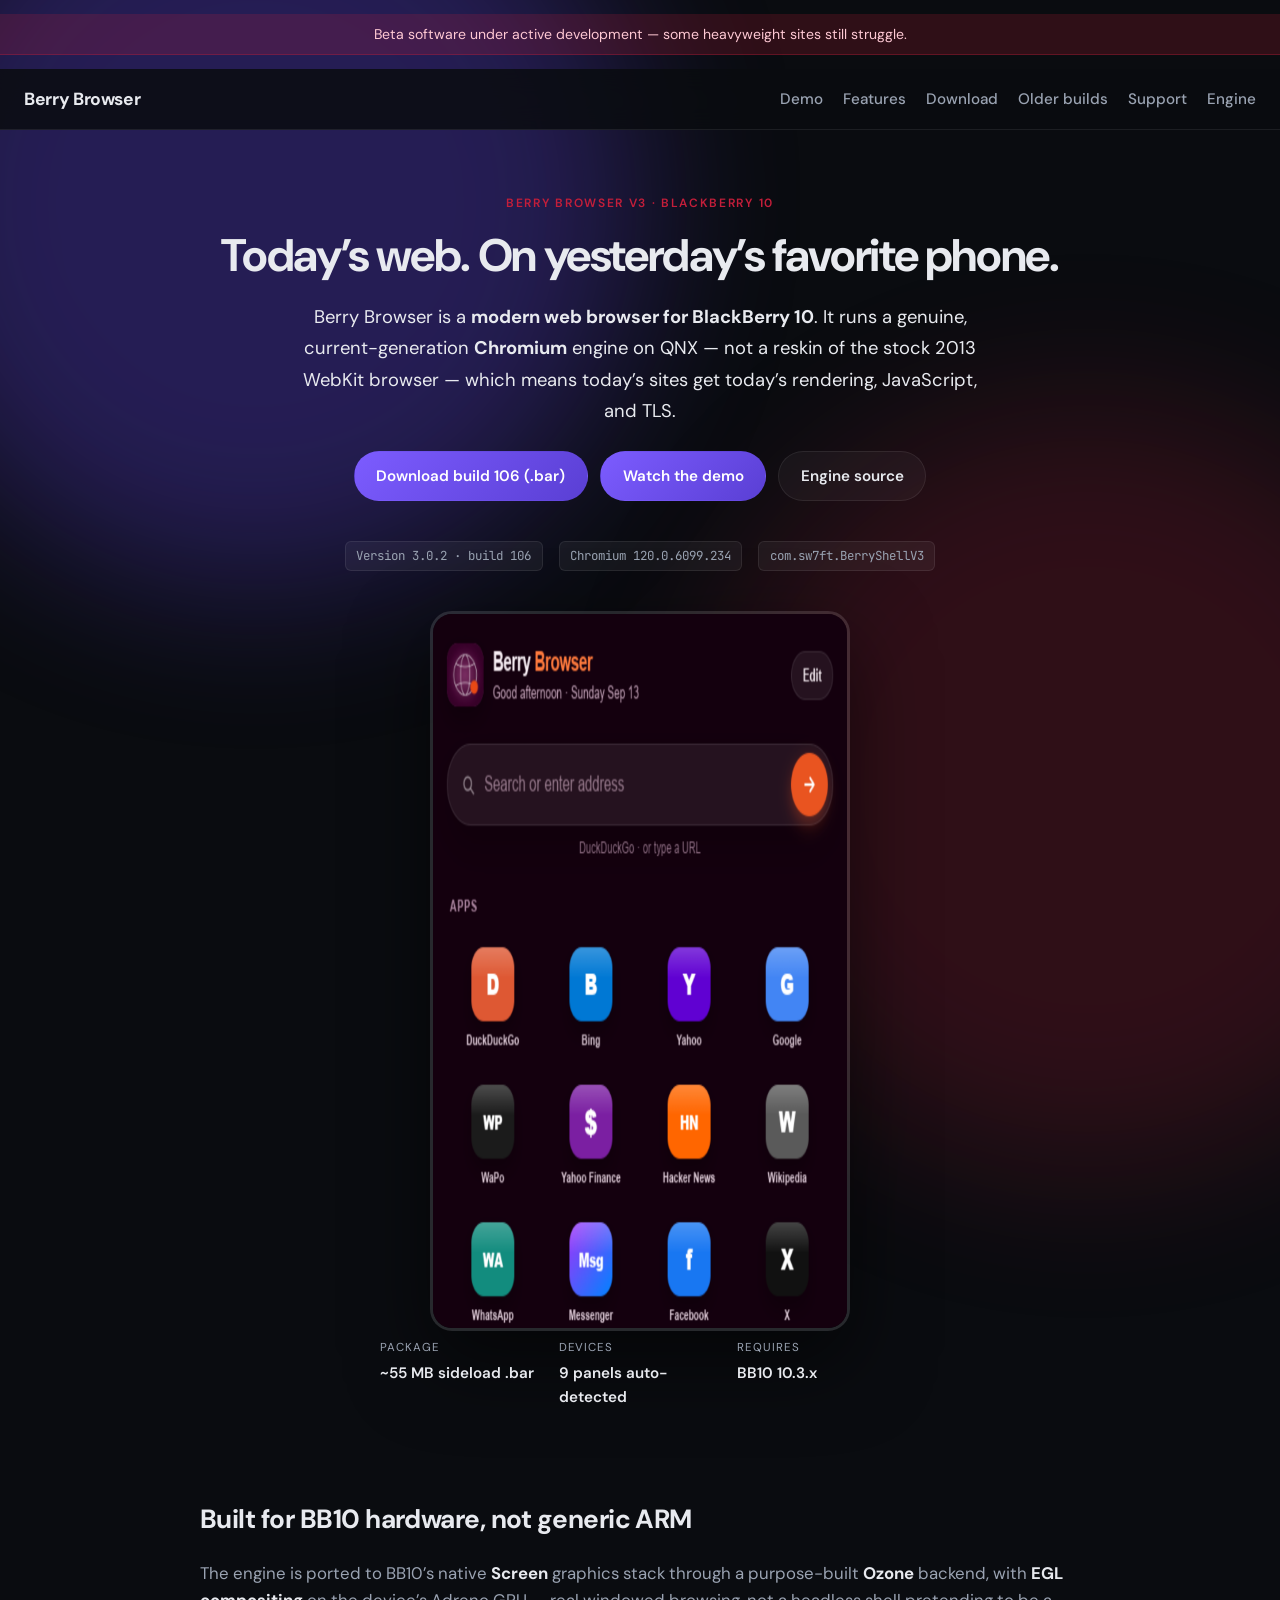
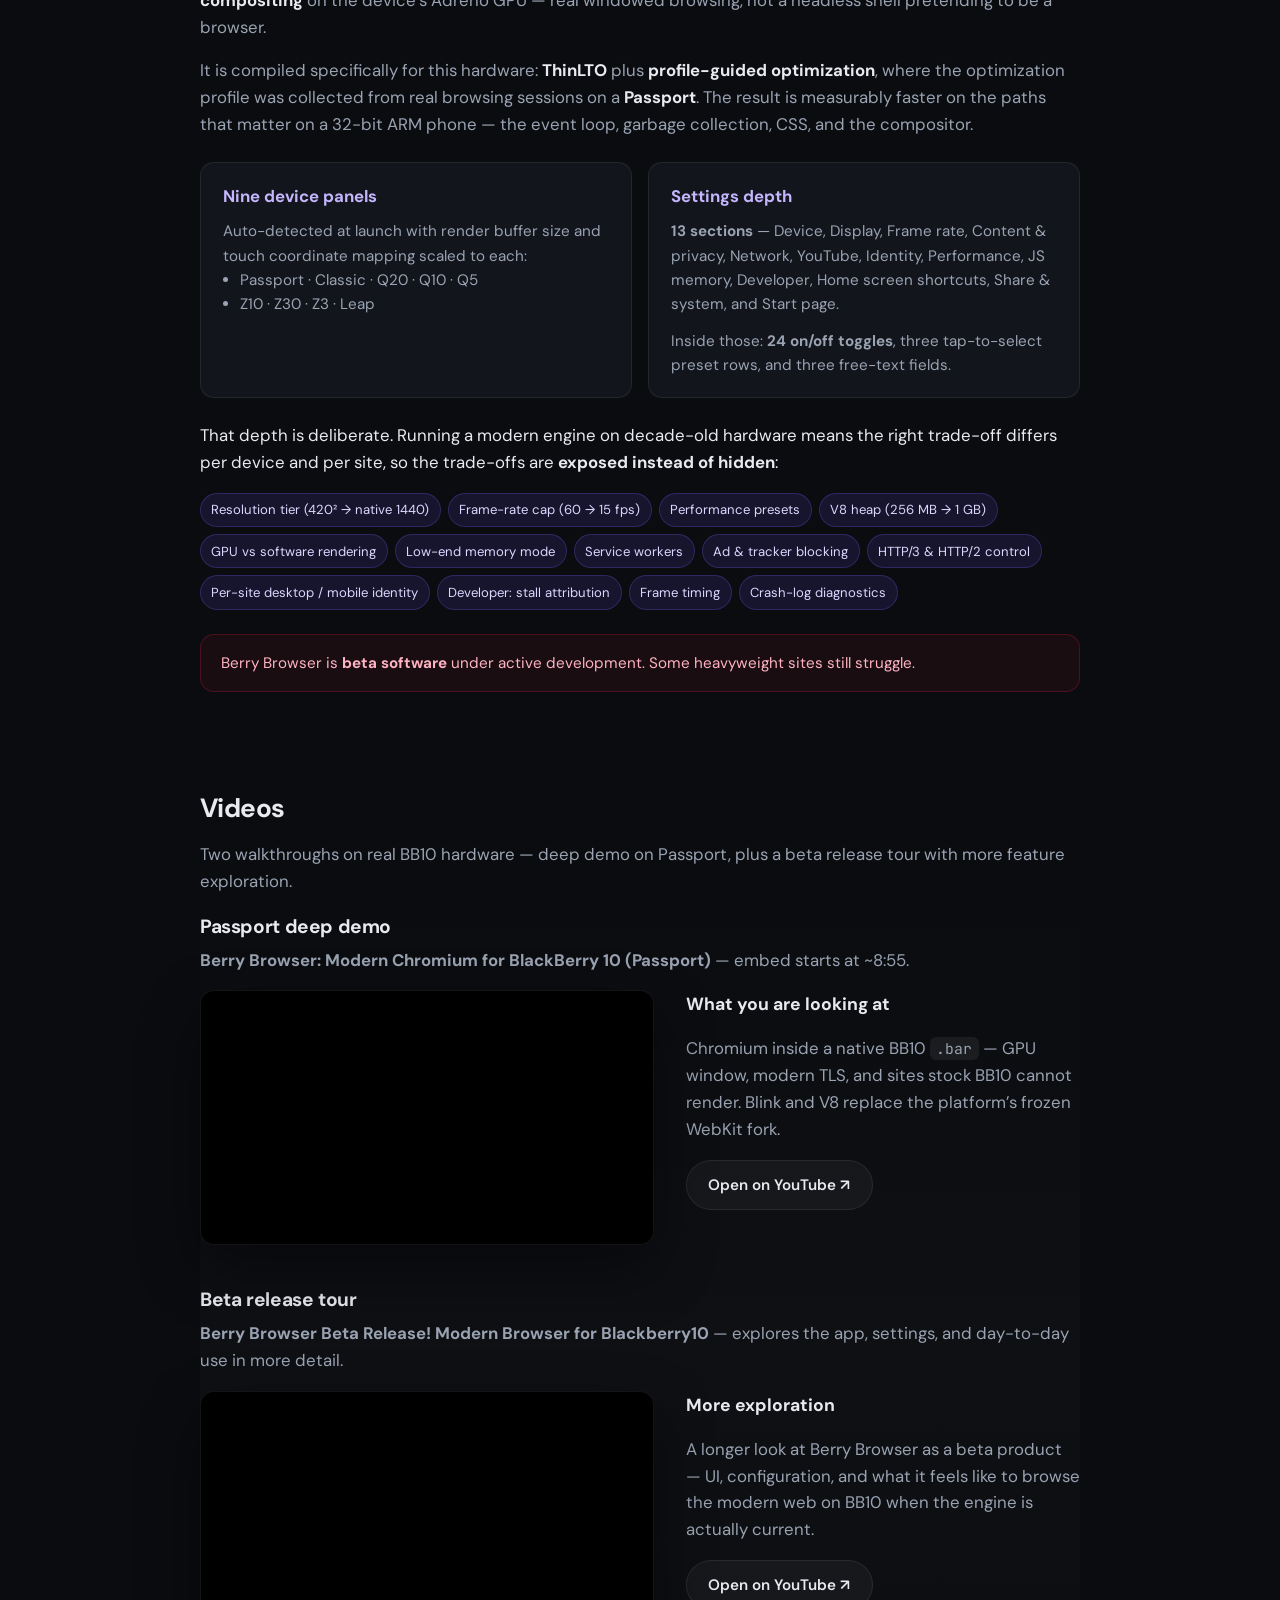
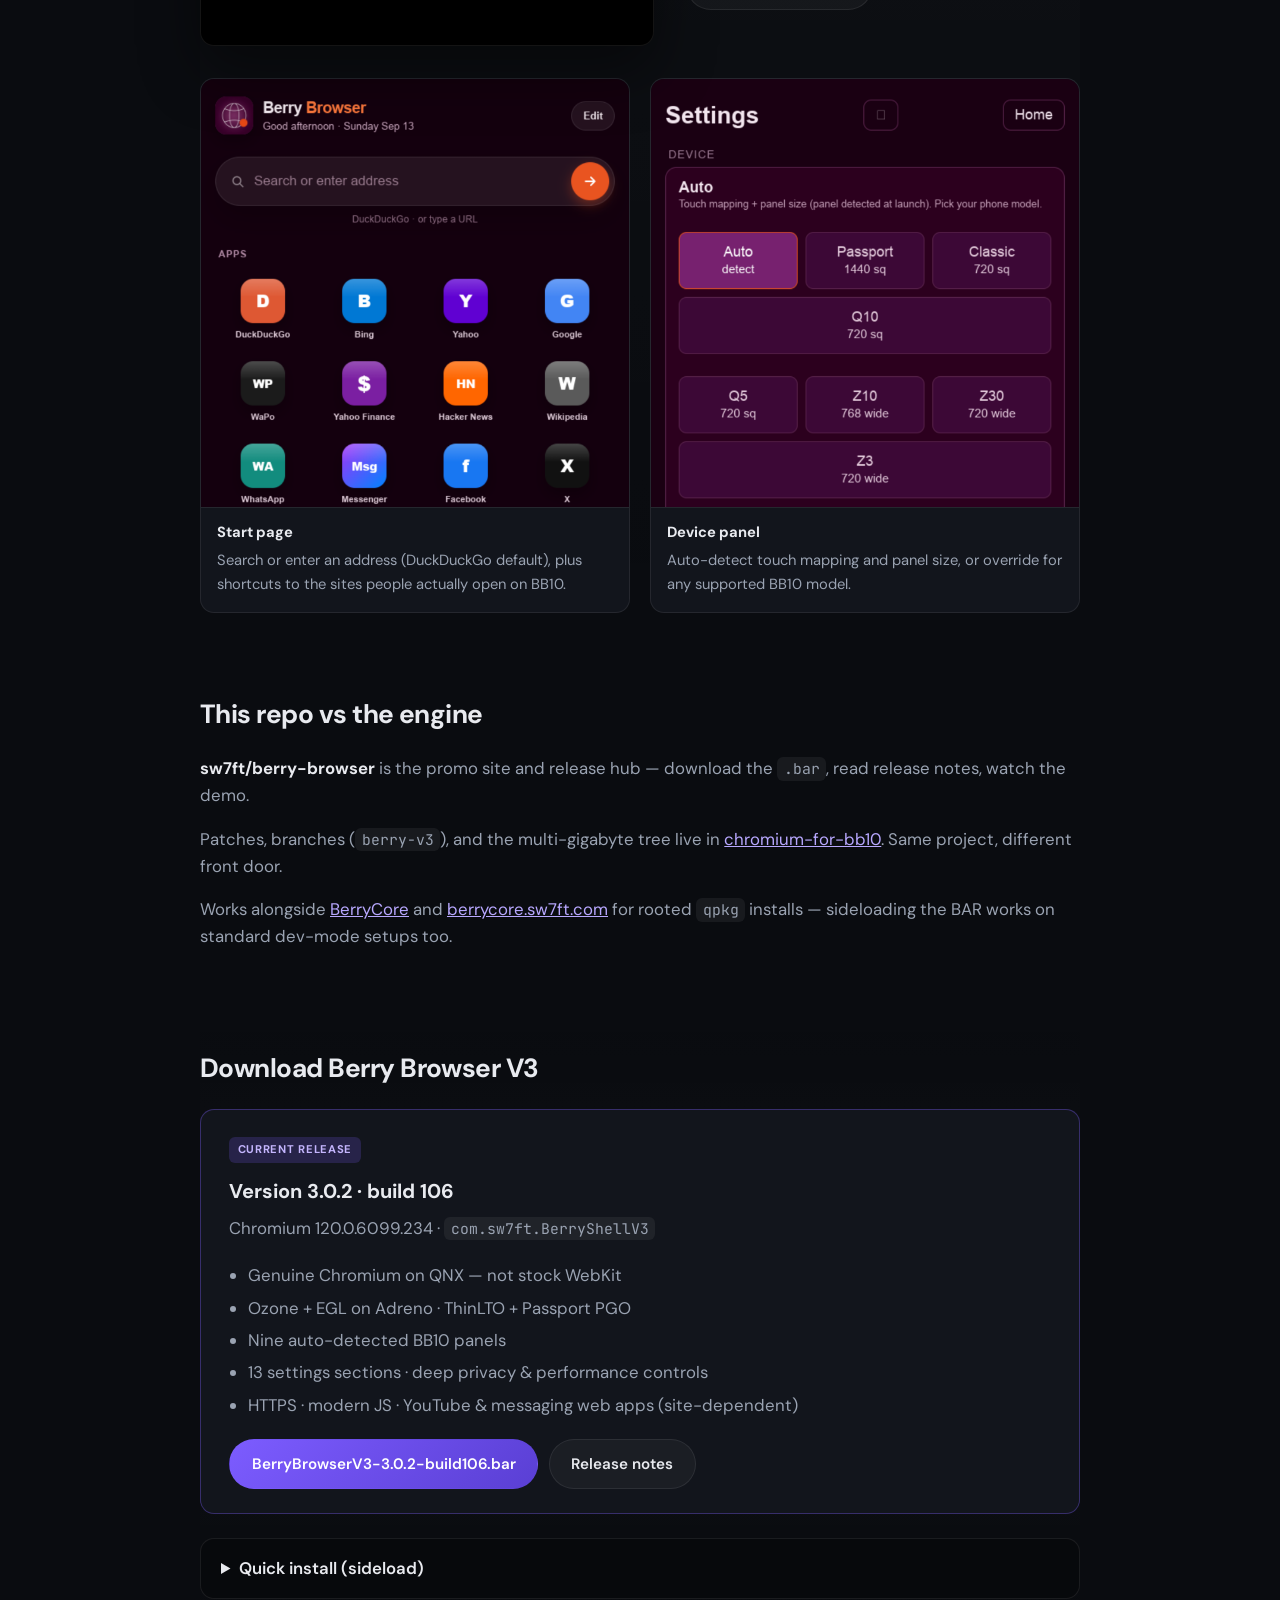
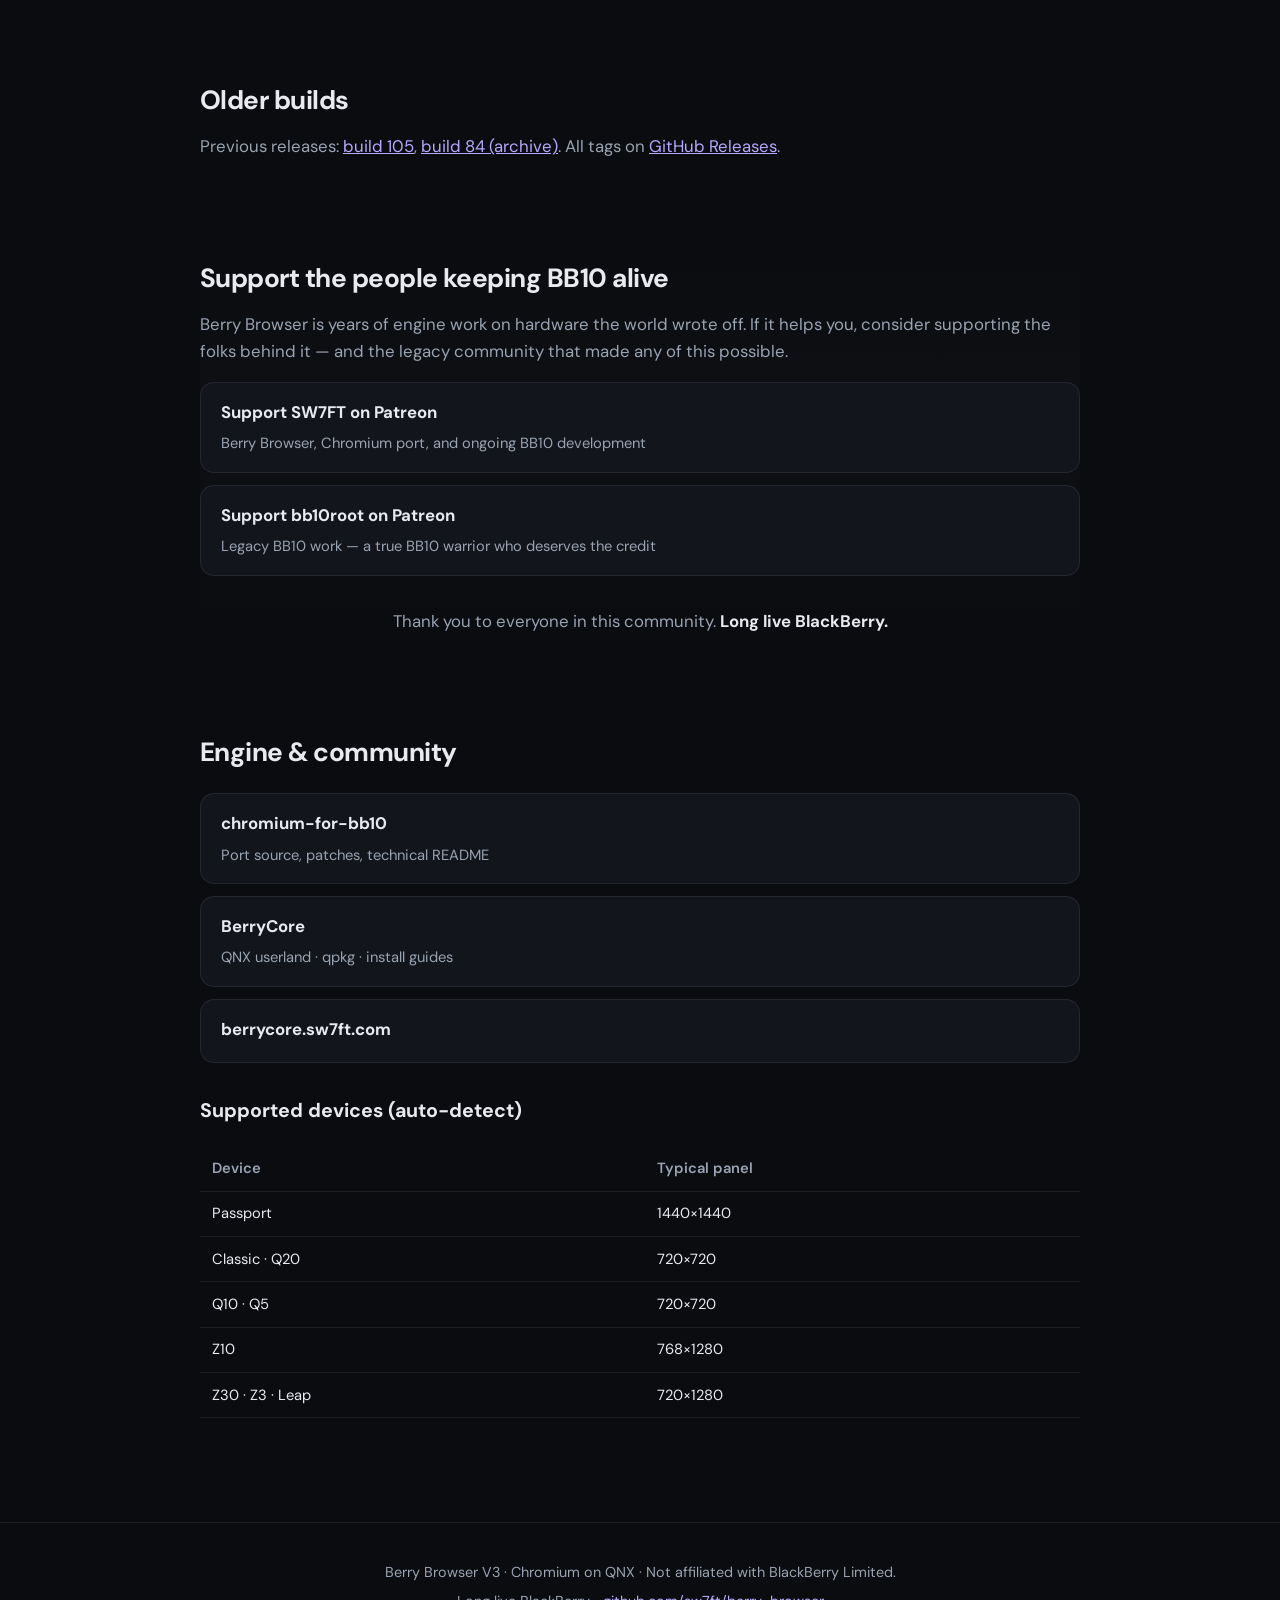
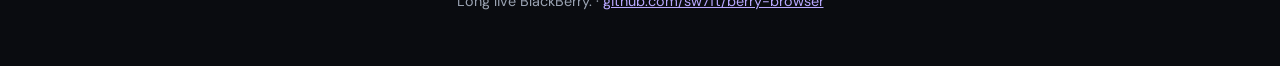
<file: index.html>
<!DOCTYPE html>
<html lang="en">
<head>
  <meta charset="utf-8">
  <meta name="viewport" content="width=device-width, initial-scale=1">
  <title>Berry Browser V3 — Chromium for BlackBerry 10</title>
  <meta name="description" content="Berry Browser V3 — genuine Chromium 120 on BB10. Build 106 .bar download, Passport-tuned PGO, nine auto-detected panels, deep settings. Beta.">
  <link rel="preconnect" href="https://fonts.googleapis.com">
  <link rel="preconnect" href="https://fonts.gstatic.com" crossorigin>
  <link href="https://fonts.googleapis.com/css2?family=DM+Sans:ital,opsz,wght@0,9..40,400;0,9..40,500;0,9..40,600;0,9..40,700;1,9..40,400&family=JetBrains+Mono:wght@400;500&display=swap" rel="stylesheet">
  <link rel="stylesheet" href="assets/style.css">
</head>
<body>
  <p class="beta-banner">Beta software under active development — some heavyweight sites still struggle.</p>

  <div class="glow glow-a" aria-hidden="true"></div>
  <div class="glow glow-b" aria-hidden="true"></div>

  <header class="site-header">
    <a class="logo" href="#top">Berry Browser</a>
    <nav class="nav">
      <a href="#demo">Demo</a>
      <a href="#features">Features</a>
      <a href="#download">Download</a>
      <a href="#experimental">Older builds</a>
      <a href="#support">Support</a>
      <a href="#links">Engine</a>
    </nav>
  </header>

  <main id="top">
    <section class="hero">
      <p class="eyebrow">Berry Browser V3 · BlackBerry 10</p>
      <h1>Today’s web. On yesterday’s favorite phone.</h1>
      <p class="promo-lead">
        Berry Browser is a <strong>modern web browser for BlackBerry 10</strong>. It runs a genuine,
        current-generation <strong>Chromium</strong> engine on QNX — not a reskin of the stock 2013 WebKit
        browser — which means today’s sites get today’s rendering, JavaScript, and TLS.
      </p>
      <div class="hero-actions">
        <a class="btn btn-primary" href="https://github.com/sw7ft/berry-browser/releases/download/v3.0.2-build106/BerryBrowserV3-3.0.2-build106.bar">
          Download build 106 (.bar)
        </a>
        <a class="btn btn-primary" href="#demo">Watch the demo</a>
        <a class="btn btn-ghost" href="https://github.com/sw7ft/chromium-for-bb10">Engine source</a>
      </div>
      <div class="version-strip" aria-label="Release identifiers">
        <span>Version 3.0.2 · build 106</span>
        <span>Chromium 120.0.6099.234</span>
        <span>com.sw7ft.BerryShellV3</span>
      </div>
      <img class="hero-shot" src="assets/screenshots/start-page.png" width="720" height="720" alt="Berry Browser start page on BlackBerry 10">
      <dl class="hero-stats">
        <div><dt>Package</dt><dd>~55&nbsp;MB sideload .bar</dd></div>
        <div><dt>Devices</dt><dd>9 panels auto-detected</dd></div>
        <div><dt>Requires</dt><dd>BB10 10.3.x</dd></div>
      </dl>
    </section>

    <section id="features" class="panel">
      <div class="panel-inner">
        <h2>Built for BB10 hardware, not generic ARM</h2>
        <div class="prose">
          <p>
            The engine is ported to BB10’s native <strong>Screen</strong> graphics stack through a
            purpose-built <strong>Ozone</strong> backend, with <strong>EGL compositing</strong> on the device’s
            Adreno GPU — real windowed browsing, not a headless shell pretending to be a browser.
          </p>
          <p>
            It is compiled specifically for this hardware: <strong>ThinLTO</strong> plus
            <strong>profile-guided optimization</strong>, where the optimization profile was collected from
            real browsing sessions on a <strong>Passport</strong>. The result is measurably faster on the paths
            that matter on a 32-bit ARM phone — the event loop, garbage collection, CSS, and the compositor.
          </p>
        </div>

        <div class="spec-grid">
          <article class="spec-card">
            <h3>Nine device panels</h3>
            <p>Auto-detected at launch with render buffer size and touch coordinate mapping scaled to each:</p>
            <ul>
              <li>Passport · Classic · Q20 · Q10 · Q5</li>
              <li>Z10 · Z30 · Z3 · Leap</li>
            </ul>
          </article>
          <article class="spec-card">
            <h3>Settings depth</h3>
            <p>
              <strong>13 sections</strong> — Device, Display, Frame rate, Content &amp; privacy, Network,
              YouTube, Identity, Performance, JS memory, Developer, Home screen shortcuts,
              Share &amp; system, and Start page.
            </p>
            <p style="margin-top:0.75rem">
              Inside those: <strong>24 on/off toggles</strong>, three tap-to-select preset rows, and three
              free-text fields.
            </p>
          </article>
        </div>

        <p class="prose" style="margin-top:1.25rem">
          That depth is deliberate. Running a modern engine on decade-old hardware means the right trade-off
          differs per device and per site, so the trade-offs are <strong>exposed instead of hidden</strong>:
        </p>
        <ul class="tuning-list" aria-label="Exposed tuning options">
          <li>Resolution tier (420² → native 1440)</li>
          <li>Frame-rate cap (60 → 15 fps)</li>
          <li>Performance presets</li>
          <li>V8 heap (256 MB → 1 GB)</li>
          <li>GPU vs software rendering</li>
          <li>Low-end memory mode</li>
          <li>Service workers</li>
          <li>Ad &amp; tracker blocking</li>
          <li>HTTP/3 &amp; HTTP/2 control</li>
          <li>Per-site desktop / mobile identity</li>
          <li>Developer: stall attribution</li>
          <li>Frame timing</li>
          <li>Crash-log diagnostics</li>
        </ul>

        <p class="panel-callout">
          Berry Browser is <strong>beta software</strong> under active development. Some heavyweight sites still struggle.
        </p>
      </div>
    </section>

    <section id="demo" class="panel panel-alt">
      <div class="panel-inner">
        <h2>Videos</h2>
        <p class="section-intro">
          Two walkthroughs on real BB10 hardware — deep demo on Passport, plus a beta release tour with more feature exploration.
        </p>

        <h3 class="video-heading">Passport deep demo</h3>
        <p class="section-intro" style="margin-top:-0.5rem">
          <strong>Berry Browser: Modern Chromium for BlackBerry 10 (Passport)</strong> — embed starts at ~8:55.
        </p>
        <div class="demo-block">
          <div class="video-wrap">
            <iframe
              title="Berry Browser demo on BlackBerry 10 Passport"
              src="https://www.youtube.com/embed/5H_1-b8XfA0?start=535"
              allow="accelerometer; autoplay; clipboard-write; encrypted-media; gyroscope; picture-in-picture; web-share"
              allowfullscreen
              loading="lazy"
              referrerpolicy="strict-origin-when-cross-origin"></iframe>
          </div>
          <div class="demo-copy prose">
            <h3>What you are looking at</h3>
            <p>
              Chromium inside a native BB10 <code>.bar</code> — GPU window, modern TLS, and sites stock BB10
              cannot render. Blink and V8 replace the platform’s frozen WebKit fork.
            </p>
            <p>
              <a class="btn btn-ghost" href="https://www.youtube.com/watch?v=5H_1-b8XfA0&t=535s">Open on YouTube ↗</a>
            </p>
          </div>
        </div>

        <h3 class="video-heading">Beta release tour</h3>
        <p class="section-intro" style="margin-top:-0.5rem">
          <strong>Berry Browser Beta Release! Modern Browser for Blackberry10</strong> — explores the app, settings, and day-to-day use in more detail.
        </p>
        <div class="demo-block">
          <div class="video-wrap">
            <iframe
              title="Berry Browser beta release tour for BlackBerry 10"
              src="https://www.youtube.com/embed/y1RvJTSL-Ic"
              allow="accelerometer; autoplay; clipboard-write; encrypted-media; gyroscope; picture-in-picture; web-share"
              allowfullscreen
              loading="lazy"
              referrerpolicy="strict-origin-when-cross-origin"></iframe>
          </div>
          <div class="demo-copy prose">
            <h3>More exploration</h3>
            <p>
              A longer look at Berry Browser as a beta product — UI, configuration, and what it feels like to browse
              the modern web on BB10 when the engine is actually current.
            </p>
            <p>
              <a class="btn btn-ghost" href="https://www.youtube.com/watch?v=y1RvJTSL-Ic">Open on YouTube ↗</a>
            </p>
          </div>
        </div>

        <div class="screenshot-grid">
          <figure class="shot">
            <img src="assets/screenshots/start-page.png" width="720" height="720" alt="Berry Browser start page">
            <figcaption>
              <strong>Start page</strong>
              Search or enter an address (DuckDuckGo default), plus shortcuts to the sites people actually open on BB10.
            </figcaption>
          </figure>
          <figure class="shot">
            <img src="assets/screenshots/device-settings.png" width="720" height="720" alt="Berry Browser device settings">
            <figcaption>
              <strong>Device panel</strong>
              Auto-detect touch mapping and panel size, or override for any supported BB10 model.
            </figcaption>
          </figure>
        </div>
      </div>
    </section>

    <section id="story" class="panel">
      <div class="panel-inner">
        <h2>This repo vs the engine</h2>
        <div class="prose">
          <p>
            <strong>sw7ft/berry-browser</strong> is the promo site and release hub — download the
            <code>.bar</code>, read release notes, watch the demo.
          </p>
          <p>
            Patches, branches (<code>berry-v3</code>), and the multi-gigabyte tree live in
            <a href="https://github.com/sw7ft/chromium-for-bb10">chromium-for-bb10</a>.
            Same project, different front door.
          </p>
          <p>
            Works alongside <a href="https://github.com/sw7ft/BerryCore">BerryCore</a> and
            <a href="https://berrycore.sw7ft.com/">berrycore.sw7ft.com</a> for rooted
            <code>qpkg</code> installs — sideloading the BAR works on standard dev-mode setups too.
          </p>
        </div>
      </div>
    </section>

    <section id="download" class="panel panel-alt">
      <div class="panel-inner">
        <h2>Download Berry Browser V3</h2>
        <article class="release-card release-stable">
          <div class="release-meta">
            <span class="tag tag-stable">Current release</span>
            <h3>Version 3.0.2 · build 106</h3>
            <p>Chromium 120.0.6099.234 · <code>com.sw7ft.BerryShellV3</code></p>
          </div>
          <ul class="feature-list">
            <li>Genuine Chromium on QNX — not stock WebKit</li>
            <li>Ozone + EGL on Adreno · ThinLTO + Passport PGO</li>
            <li>Nine auto-detected BB10 panels</li>
            <li>13 settings sections · deep privacy &amp; performance controls</li>
            <li>HTTPS · modern JS · YouTube &amp; messaging web apps (site-dependent)</li>
          </ul>
          <div class="release-actions">
            <a class="btn btn-primary" href="https://github.com/sw7ft/berry-browser/releases/download/v3.0.2-build106/BerryBrowserV3-3.0.2-build106.bar">BerryBrowserV3-3.0.2-build106.bar</a>
            <a class="btn btn-ghost" href="https://github.com/sw7ft/berry-browser/releases/tag/v3.0.2-build106">Release notes</a>
          </div>
        </article>

        <details class="install-steps">
          <summary>Quick install (sideload)</summary>
          <ol>
            <li>Enable <strong>Development Mode</strong> (Settings → Security and Privacy).</li>
            <li>Sideload the <code>.bar</code> with Sachesi, DDPB, or an on-device BAR installer.</li>
            <li>Launch <strong>Berry Browser</strong> from the home screen.</li>
          </ol>
        </details>
      </div>
    </section>

    <section id="experimental" class="panel">
      <div class="panel-inner">
        <h2>Older builds</h2>
        <p class="section-intro">
          Previous releases:
          <a href="https://github.com/sw7ft/berry-browser/releases/tag/v3.0.2-build105">build 105</a>,
          <a href="https://github.com/sw7ft/chromium-for-bb10/raw/main/releases/BerryBrowserV3-3.0.2-build84.bar">build 84 (archive)</a>.
          All tags on <a href="https://github.com/sw7ft/berry-browser/releases">GitHub Releases</a>.
        </p>
      </div>
    </section>

    <section id="support" class="panel panel-alt">
      <div class="panel-inner">
        <h2>Support the people keeping BB10 alive</h2>
        <p class="section-intro">
          Berry Browser is years of engine work on hardware the world wrote off. If it helps you,
          consider supporting the folks behind it — and the legacy community that made any of this possible.
        </p>
        <ul class="link-grid">
          <li>
            <a href="https://www.patreon.com/c/Sw7ft">
              <strong>Support SW7FT on Patreon</strong>
              <span>Berry Browser, Chromium port, and ongoing BB10 development</span>
            </a>
          </li>
          <li>
            <a href="https://www.patreon.com/bb10root">
              <strong>Support bb10root on Patreon</strong>
              <span>Legacy BB10 work — a true BB10 warrior who deserves the credit</span>
            </a>
          </li>
        </ul>
        <p class="prose" style="text-align:center;margin-top:1.5rem;color:var(--muted)">
          Thank you to everyone in this community. <strong style="color:var(--text)">Long live BlackBerry.</strong>
        </p>
      </div>
    </section>

    <section id="links" class="panel">
      <div class="panel-inner">
        <h2>Engine &amp; community</h2>
        <ul class="link-grid">
          <li>
            <a href="https://github.com/sw7ft/chromium-for-bb10">
              <strong>chromium-for-bb10</strong>
              <span>Port source, patches, technical README</span>
            </a>
          </li>
          <li>
            <a href="https://github.com/sw7ft/BerryCore">
              <strong>BerryCore</strong>
              <span>QNX userland · qpkg · install guides</span>
            </a>
          </li>
          <li>
            <a href="https://berrycore.sw7ft.com/">
              <strong>berrycore.sw7ft.com</strong>
            </a>
          </li>
        </ul>
        <h3>Supported devices (auto-detect)</h3>
        <table class="compat">
          <thead><tr><th>Device</th><th>Typical panel</th></tr></thead>
          <tbody>
            <tr><td>Passport</td><td>1440×1440</td></tr>
            <tr><td>Classic · Q20</td><td>720×720</td></tr>
            <tr><td>Q10 · Q5</td><td>720×720</td></tr>
            <tr><td>Z10</td><td>768×1280</td></tr>
            <tr><td>Z30 · Z3 · Leap</td><td>720×1280</td></tr>
          </tbody>
        </table>
      </div>
    </section>
  </main>

  <footer class="site-footer">
    <p>Berry Browser V3 · Chromium on QNX · Not affiliated with BlackBerry Limited.</p>
    <p>Long live BlackBerry. · <a href="https://github.com/sw7ft/berry-browser">github.com/sw7ft/berry-browser</a></p>
  </footer>
</body>
</html>
</file>
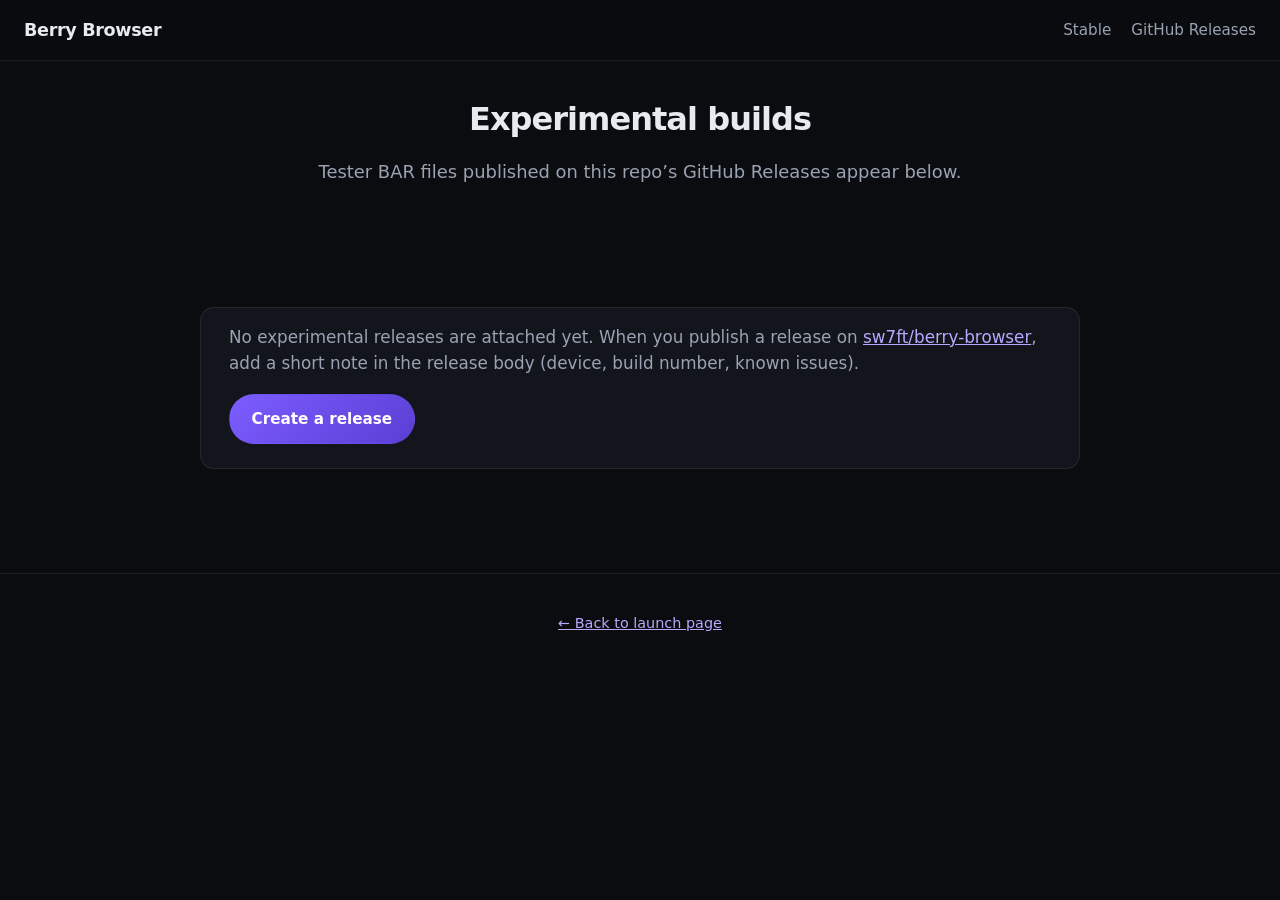
<file: experimental/index.html>
<!DOCTYPE html>
<html lang="en">
<head>
  <meta charset="utf-8">
  <meta name="viewport" content="width=device-width, initial-scale=1">
  <title>Experimental BAR builds — Berry Browser</title>
  <link rel="stylesheet" href="../assets/style.css">
</head>
<body>
  <header class="site-header">
    <a class="logo" href="../index.html">Berry Browser</a>
    <nav class="nav">
      <a href="../index.html#download">Stable</a>
      <a href="https://github.com/sw7ft/berry-browser/releases">GitHub Releases</a>
    </nav>
  </header>
  <main>
    <section class="hero" style="padding-top: 2.5rem;">
      <h1 style="font-size: 2rem;">Experimental builds</h1>
      <p class="lead">Tester BAR files published on this repo’s GitHub Releases appear below.</p>
    </section>
    <section class="panel">
      <div class="panel-inner">
        <article class="release-card">
          <p class="section-intro">
            No experimental releases are attached yet. When you publish a release on
            <a href="https://github.com/sw7ft/berry-browser">sw7ft/berry-browser</a>,
            add a short note in the release body (device, build number, known issues).
          </p>
          <a class="btn btn-primary" href="https://github.com/sw7ft/berry-browser/releases/new">Create a release</a>
        </article>
      </div>
    </section>
  </main>
  <footer class="site-footer">
    <p><a href="../index.html">← Back to launch page</a></p>
  </footer>
</body>
</html>
</file>
<file: assets/style.css>
:root {
  --bg: #0a0c10;
  --bg-elev: #12151c;
  --bg-alt: #0e1118;
  --text: #e8eaef;
  --muted: #9aa3b2;
  --accent: #7c5cff;
  --accent-dim: #5a3fd4;
  --berry: #c41e3a;
  --border: rgba(255, 255, 255, 0.08);
  --radius: 14px;
  --font: "DM Sans", system-ui, sans-serif;
  --mono: "JetBrains Mono", ui-monospace, monospace;
}

*, *::before, *::after { box-sizing: border-box; }

html { scroll-behavior: smooth; }

body {
  margin: 0;
  font-family: var(--font);
  font-size: 1.05rem;
  line-height: 1.6;
  color: var(--text);
  background: var(--bg);
  min-height: 100vh;
}

a { color: #b8a8ff; }
a:hover { color: #d4cbff; }

code {
  font-family: var(--mono);
  font-size: 0.88em;
  background: rgba(255, 255, 255, 0.06);
  padding: 0.15em 0.45em;
  border-radius: 6px;
}

.glow {
  position: fixed;
  width: 60vmax;
  height: 60vmax;
  border-radius: 50%;
  filter: blur(80px);
  opacity: 0.35;
  pointer-events: none;
  z-index: 0;
}
.glow-a { top: -20%; left: -10%; background: var(--accent-dim); }
.glow-b { bottom: -30%; right: -15%; background: var(--berry); opacity: 0.2; }

.site-header {
  position: sticky;
  top: 0;
  z-index: 10;
  display: flex;
  align-items: center;
  justify-content: space-between;
  padding: 1rem 1.5rem;
  background: rgba(10, 12, 16, 0.85);
  backdrop-filter: blur(12px);
  border-bottom: 1px solid var(--border);
}

.logo {
  font-weight: 700;
  font-size: 1.1rem;
  text-decoration: none;
  color: var(--text);
  letter-spacing: -0.02em;
}

.nav { display: flex; gap: 1.25rem; flex-wrap: wrap; }
.nav a {
  color: var(--muted);
  text-decoration: none;
  font-size: 0.95rem;
  font-weight: 500;
}
.nav a:hover { color: var(--text); }

main {
  position: relative;
  z-index: 1;
  max-width: 920px;
  margin: 0 auto;
  padding: 0 1.25rem 4rem;
}

.hero {
  padding: 4rem 0 3rem;
  text-align: center;
}

.eyebrow {
  text-transform: uppercase;
  letter-spacing: 0.14em;
  font-size: 0.75rem;
  font-weight: 600;
  color: var(--berry);
  margin: 0 0 1rem;
}

.hero h1 {
  font-size: clamp(2rem, 5vw, 2.85rem);
  line-height: 1.15;
  letter-spacing: -0.03em;
  margin: 0 0 1.25rem;
  font-weight: 700;
}

.lead {
  color: var(--muted);
  max-width: 42rem;
  margin: 0 auto 2rem;
  font-size: 1.12rem;
}

.hero-actions {
  display: flex;
  flex-wrap: wrap;
  gap: 0.75rem;
  justify-content: center;
  margin-bottom: 2.5rem;
}

.btn {
  display: inline-flex;
  align-items: center;
  justify-content: center;
  padding: 0.75rem 1.35rem;
  border-radius: 999px;
  font-weight: 600;
  font-size: 0.95rem;
  text-decoration: none;
  border: 1px solid transparent;
  transition: transform 0.15s ease, background 0.15s ease;
}
.btn:hover { transform: translateY(-1px); }

.btn-primary {
  background: linear-gradient(135deg, var(--accent), var(--accent-dim));
  color: #fff;
}
.btn-primary:hover { color: #fff; filter: brightness(1.08); }

.btn-ghost {
  border-color: var(--border);
  color: var(--text);
  background: rgba(255, 255, 255, 0.04);
}
.btn-ghost:hover { background: rgba(255, 255, 255, 0.08); color: #fff; }

.hero-stats {
  display: grid;
  grid-template-columns: repeat(auto-fit, minmax(140px, 1fr));
  gap: 1rem;
  max-width: 520px;
  margin: 0 auto;
  text-align: left;
}
.hero-stats dt {
  font-size: 0.72rem;
  text-transform: uppercase;
  letter-spacing: 0.08em;
  color: var(--muted);
  margin: 0;
}
.hero-stats dd {
  margin: 0.2rem 0 0;
  font-weight: 600;
  font-size: 0.95rem;
}

.panel { padding: 2.5rem 0; }
.panel-alt { background: linear-gradient(180deg, transparent, rgba(255,255,255,0.02) 40%, transparent); }

.panel-inner h2 {
  font-size: 1.65rem;
  letter-spacing: -0.02em;
  margin: 0 0 1.25rem;
}

.section-intro { color: var(--muted); margin-top: -0.5rem; }

.prose p { color: var(--muted); }
.prose p strong { color: var(--text); }

.release-card {
  background: var(--bg-elev);
  border: 1px solid var(--border);
  border-radius: var(--radius);
  padding: 1.5rem 1.75rem;
}

.release-stable { border-color: rgba(124, 92, 255, 0.35); }

.tag {
  display: inline-block;
  font-size: 0.7rem;
  font-weight: 700;
  text-transform: uppercase;
  letter-spacing: 0.06em;
  padding: 0.25rem 0.55rem;
  border-radius: 6px;
  margin-bottom: 0.75rem;
}
.tag-stable { background: rgba(124, 92, 255, 0.2); color: #c4b5fd; }
.tag-exp { background: rgba(196, 30, 58, 0.25); color: #ffb3c1; }

.release-meta h3 { margin: 0 0 0.5rem; font-size: 1.25rem; }
.release-meta p { color: var(--muted); margin: 0; }

.feature-list {
  margin: 1.25rem 0;
  padding-left: 1.2rem;
  color: var(--muted);
}
.feature-list li { margin: 0.35rem 0; }

.release-actions {
  display: flex;
  flex-wrap: wrap;
  gap: 0.65rem;
}

.install-steps {
  margin-top: 1.5rem;
  padding: 1rem 1.25rem;
  background: rgba(0, 0, 0, 0.25);
  border-radius: var(--radius);
  border: 1px solid var(--border);
}
.install-steps summary {
  cursor: pointer;
  font-weight: 600;
}
.install-steps ol { color: var(--muted); }

.note {
  font-size: 0.92rem;
  color: var(--muted);
  margin-top: 1rem;
}

.release-grid {
  display: grid;
  gap: 1rem;
}

.link-grid {
  list-style: none;
  padding: 0;
  margin: 0 0 2rem;
  display: grid;
  gap: 0.75rem;
}
.link-grid a {
  display: block;
  padding: 1rem 1.25rem;
  background: var(--bg-elev);
  border: 1px solid var(--border);
  border-radius: var(--radius);
  text-decoration: none;
}
.link-grid strong { display: block; color: var(--text); margin-bottom: 0.2rem; }
.link-grid span { color: var(--muted); font-size: 0.92rem; }

.compat {
  width: 100%;
  border-collapse: collapse;
  font-size: 0.92rem;
}
.compat th, .compat td {
  text-align: left;
  padding: 0.65rem 0.75rem;
  border-bottom: 1px solid var(--border);
}
.compat th { color: var(--muted); font-weight: 600; }

.site-footer {
  position: relative;
  z-index: 1;
  text-align: center;
  padding: 2rem 1rem 3rem;
  color: var(--muted);
  font-size: 0.9rem;
  border-top: 1px solid var(--border);
}
.site-footer p { margin: 0.35rem 0; }

.demo-block {
  display: grid;
  gap: 2rem;
}
@media (min-width: 820px) {
  .demo-block { grid-template-columns: 1.15fr 1fr; align-items: start; }
}

.video-wrap {
  position: relative;
  width: 100%;
  aspect-ratio: 16 / 9;
  border-radius: var(--radius);
  overflow: hidden;
  border: 1px solid var(--border);
  background: #000;
  box-shadow: 0 24px 60px rgba(0, 0, 0, 0.45);
}
.video-wrap iframe {
  position: absolute;
  inset: 0;
  width: 100%;
  height: 100%;
  border: 0;
}

.demo-copy h3 {
  margin: 1.5rem 0 0.75rem;
  font-size: 1.1rem;
}
.demo-copy h3:first-child { margin-top: 0; }

.video-heading {
  margin: 2.5rem 0 0.75rem;
  font-size: 1.2rem;
  letter-spacing: -0.02em;
}
.video-heading:first-of-type { margin-top: 0; }

.screenshot-grid {
  display: grid;
  gap: 1.25rem;
  margin-top: 2rem;
}
@media (min-width: 640px) {
  .screenshot-grid { grid-template-columns: 1fr 1fr; }
}

.shot {
  margin: 0;
  background: var(--bg-elev);
  border: 1px solid var(--border);
  border-radius: var(--radius);
  overflow: hidden;
}
.shot img {
  display: block;
  width: 100%;
  height: auto;
  vertical-align: middle;
}
.shot figcaption {
  padding: 0.85rem 1rem 1rem;
  font-size: 0.92rem;
  color: var(--muted);
  border-top: 1px solid var(--border);
}
.shot figcaption strong { color: var(--text); display: block; margin-bottom: 0.25rem; }

.hero-shot {
  margin: 2.5rem auto 0;
  max-width: 420px;
  border-radius: 22px;
  border: 3px solid rgba(255, 255, 255, 0.12);
  box-shadow: 0 32px 80px rgba(0, 0, 0, 0.55);
}

.beta-banner {
  position: relative;
  z-index: 11;
  text-align: center;
  padding: 0.55rem 1rem;
  font-size: 0.88rem;
  background: rgba(196, 30, 58, 0.2);
  border-bottom: 1px solid rgba(196, 30, 58, 0.35);
  color: #ffc9d4;
}

.version-strip {
  display: flex;
  flex-wrap: wrap;
  gap: 0.5rem 1rem;
  justify-content: center;
  margin: 1.25rem 0 0;
  font-family: var(--mono);
  font-size: 0.78rem;
  color: var(--muted);
}
.version-strip span {
  padding: 0.25rem 0.65rem;
  border-radius: 6px;
  background: rgba(255, 255, 255, 0.05);
  border: 1px solid var(--border);
}

.promo-lead {
  font-size: 1.15rem;
  line-height: 1.7;
  color: var(--text);
  max-width: 44rem;
  margin: 0 auto 1.5rem;
}

.spec-grid {
  display: grid;
  gap: 1rem;
  margin: 1.5rem 0;
}
@media (min-width: 700px) {
  .spec-grid { grid-template-columns: 1fr 1fr; }
}

.spec-card {
  background: var(--bg-elev);
  border: 1px solid var(--border);
  border-radius: var(--radius);
  padding: 1.25rem 1.35rem;
}
.spec-card h3 {
  margin: 0 0 0.6rem;
  font-size: 1.05rem;
  color: #c4b5fd;
}
.spec-card p, .spec-card ul {
  margin: 0;
  color: var(--muted);
  font-size: 0.95rem;
}
.spec-card ul { padding-left: 1.1rem; }

.settings-overview {
  columns: 1;
  column-gap: 2rem;
  margin: 1rem 0 0;
  padding-left: 1.2rem;
  color: var(--muted);
}
@media (min-width: 640px) {
  .settings-overview { columns: 2; }
}
.settings-overview li { break-inside: avoid; margin-bottom: 0.35rem; }

.tuning-list {
  display: flex;
  flex-wrap: wrap;
  gap: 0.45rem;
  margin: 1rem 0 0;
  padding: 0;
  list-style: none;
}
.tuning-list li {
  font-size: 0.82rem;
  padding: 0.35rem 0.65rem;
  border-radius: 999px;
  background: rgba(124, 92, 255, 0.12);
  border: 1px solid rgba(124, 92, 255, 0.25);
  color: #ddd6fe;
}

.panel-callout {
  margin-top: 1.5rem;
  padding: 1rem 1.25rem;
  border-radius: var(--radius);
  border: 1px solid rgba(196, 30, 58, 0.3);
  background: rgba(196, 30, 58, 0.08);
  color: #ffb3c1;
  font-size: 0.95rem;
}

@media (max-width: 640px) {
  .site-header { flex-direction: column; gap: 0.75rem; align-items: flex-start; }
  .hero { padding-top: 2.5rem; }
}
</file>
